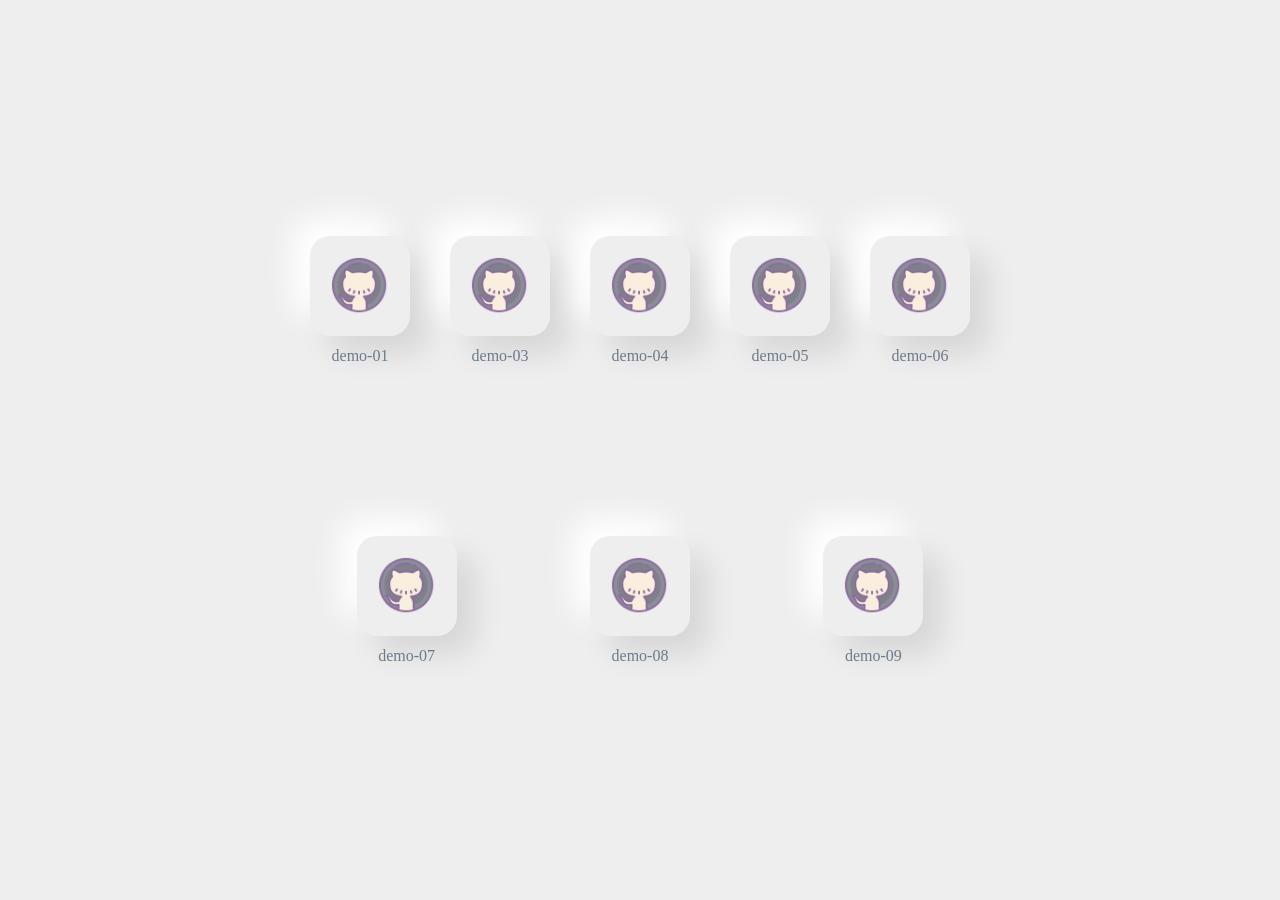
<file: index.html>
<!DOCTYPE html>
<html lang="en">
<head>
    <meta charset="UTF-8">
    <meta name="viewport" content="width=device-width, initial-scale=1.0">
    <link rel="shortcut icon" href="./icos/icons8-github-64.png" /> 
    <link rel="stylesheet" href="./style/style.css">
    <title>step</title>
</head>
<body>
    <div class="container" background="">
        <div class="box">
            <div class="img" onclick="window.open('demo-01/test.html')" >
                <img src="./icos/demo-01.png"/>
            </div>
            <p>demo-01</p>
        </div>

        <div class="box" onclick="window.open('demo-03/index.html')" >
            <div class="img" >
                <img src="./icos/demo-01.png"/>
            </div>
            <p>demo-03</p>
        </div>

        
        <div class="box">       
            <div class="img" onclick="window.open('demo-04/index.html')" >
                <img src="./icos/demo-01.png"/>
            </div>
            <p>demo-04</p>
        </div>

        <div class="box">       
            <div class="img" onclick="window.open('demo-05/index.html')" >
                <img src="./icos/demo-01.png"/>
            </div>
            <p>demo-05</p>
        </div>

        <div class="box">       
            <div class="img" onclick="window.open('demo-06/index.html')" >
                <img src="./icos/demo-01.png"/>
            </div>
            <p>demo-06</p>
        </div>
        <div class="box">       
            <div class="img" onclick="window.open('demo-07/index.html')" >
                <img src="./icos/demo-01.png"/>
            </div>
            <p>demo-07</p>
        </div>
        <div class="box">       
            <div class="img" onclick="window.open('demo-08/index.html')" >
                <img src="./icos/demo-01.png"/>
            </div>
            <p>demo-08</p>
        </div>

        <div class="box">       
            <div class="img" onclick="window.open('demo-09/index.html')" >
                <img src="./icos/demo-01.png"/>
            </div>
            <p>demo-09</p>
        </div>
    </div>
</body>
</html>
</file>
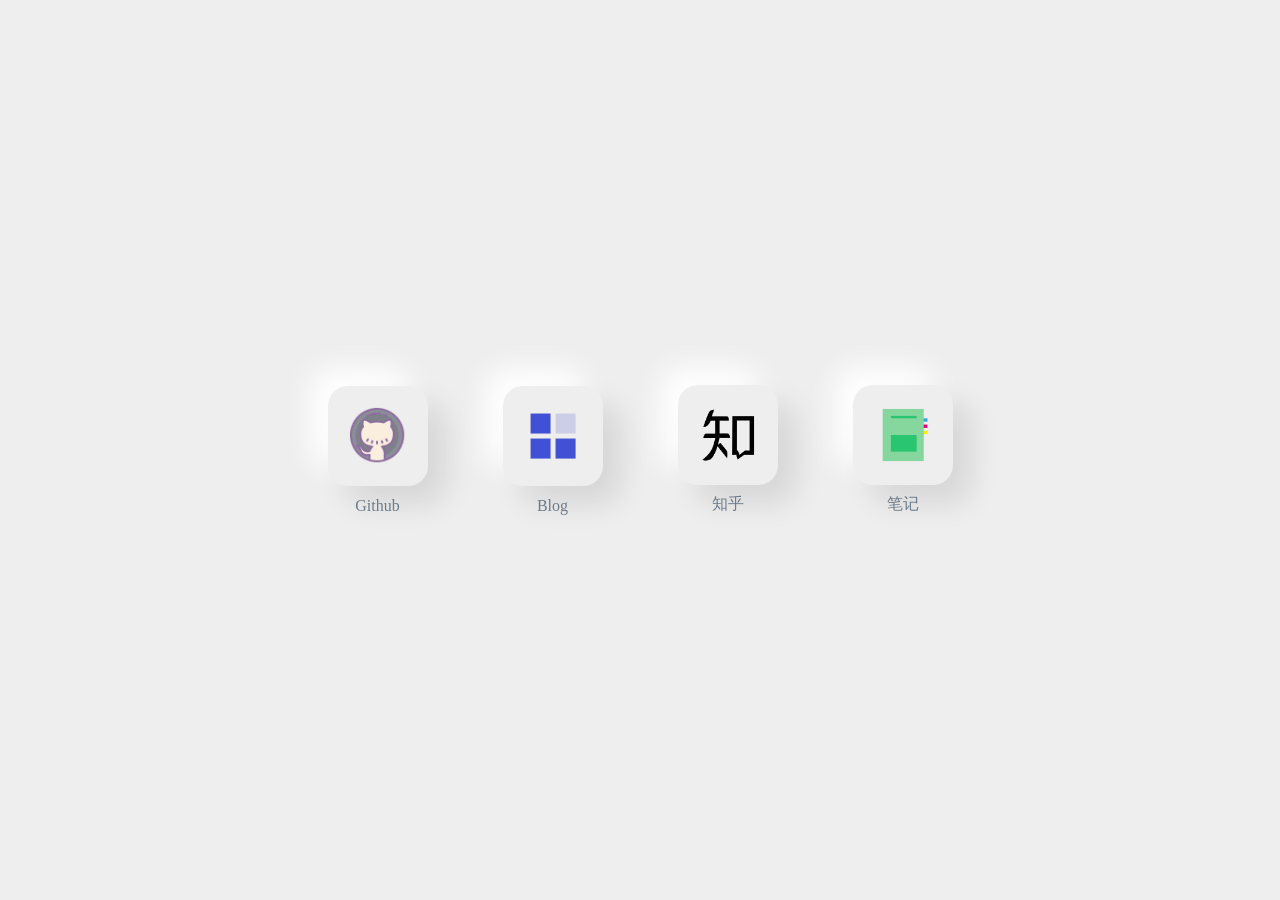
<file: demo-02/index.html>
<!DOCTYPE html>
<html lang="en">
<head>
    <meta charset="UTF-8">
    <meta name="viewport" content="width=device-width, initial-scale=1.0">
    <link rel="shortcut icon" href="./icos/icons8-github-64.png" /> 
    <link rel="stylesheet" href="./style/style.css">
    <title>step</title>
</head>
<body>
    <div class="container" background="">
        <div class="box">
            <div class="img" onclick="window.open('http://gitHub.com/weijiew')" >
                <img src="./icos/icons8-github-64.png"/>
            </div>
            <p>Github</p>
        </div>

        <div class="box" onclick="window.open('http://weijiew.com/step')" >
            <div class="img" >
                <img src="./icos/blog.png"/>
            </div>
            <p>Blog</p>
        </div>

        
        <div class="box">       
            <div class="img" onclick="window.open('https://www.zhihu.com/people/wei-jie-66-92')" >
                <img src="./icos/知乎.png"/>
            </div>
            <p>知乎</p>
        </div>

        <div class="box">
            <div class="img">
                <img src="./icos/笔记本.png"/>
            </div>
            <p>笔记</p>
        </div>
    </div>
</body>
</html>
</file>
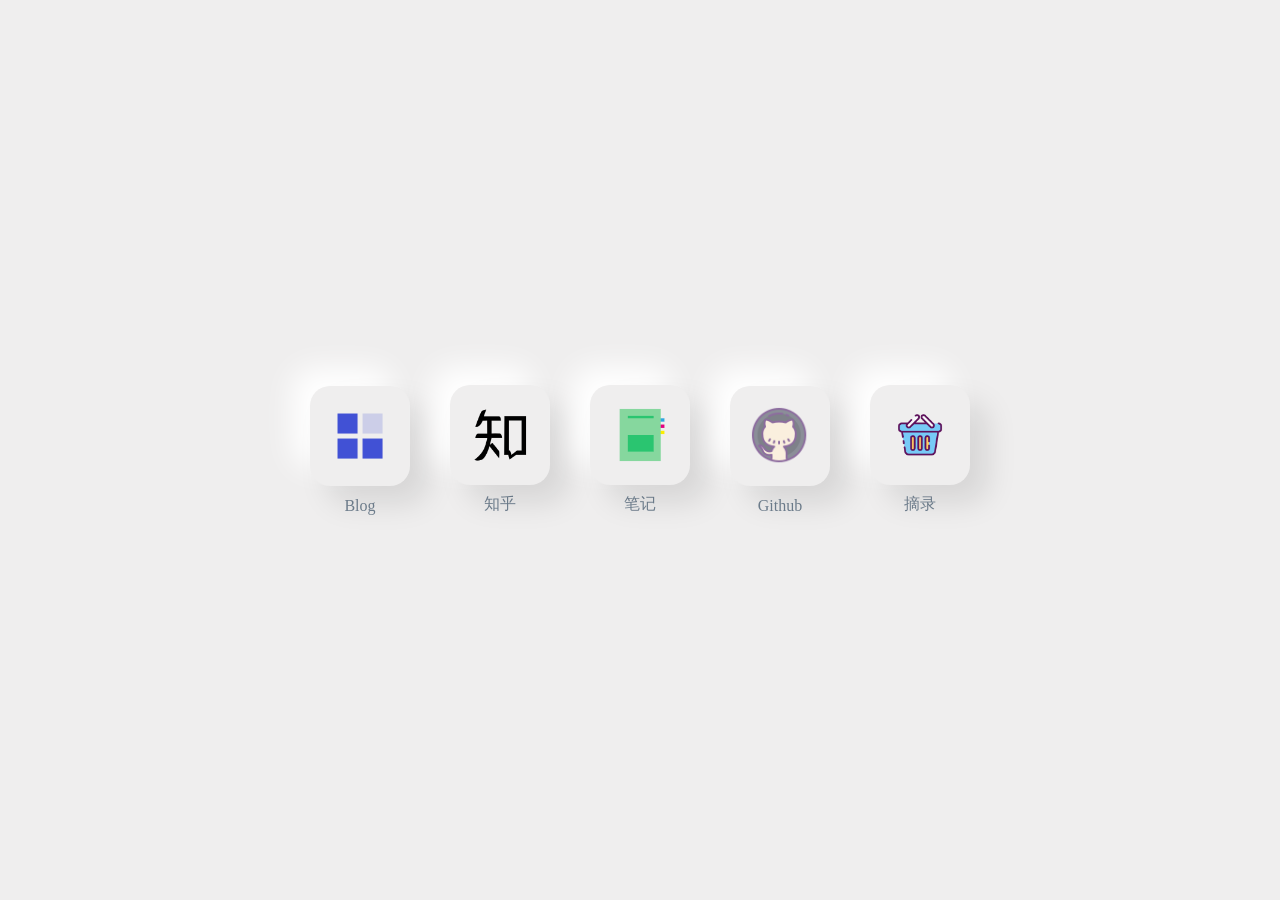
<file: demo-03/index.html>
<!DOCTYPE html>
<html lang="en">
<head>
    <meta charset="UTF-8">
    <meta name="viewport" content="width=device-width, initial-scale=1.0">
    <link rel="shortcut icon" href="./icos/icons8-github-64.png" /> 
    <link rel="stylesheet" href="./style/style.css">
    <title>step</title>
</head>
<body>
    <div class="container" background="">
        <div class="box" onclick="window.open('http://weijiew.com/step')" >
            <div class="img" >
                <img src="./icos/blog.png"/>
            </div>
            <p>Blog</p>
        </div>
        <div class="box">       
            <div class="img" onclick="window.open('https://www.zhihu.com/people/wei-jie-66-92')" >
                <img src="./icos/知乎.png"/>
            </div>
            <p>知乎</p>
        </div>
        <div class="box">
            <div class="img">
                <img src="./icos/笔记本.png"/>
            </div>
            <p>笔记</p>
        </div>
        <div class="box">
            <div class="img" onclick="window.open('http://gitHub.com/weijiew')" >
                <img src="./icos/icons8-github-64.png"/>
            </div>
            <p>Github</p>
        </div>
        <div class="box" onclick="window.open('http://weijiew.com/step/%E6%91%98%E5%BD%95/')">
            <div class="img">
                <img src="./icos/摘录.png"/>
            </div>
            <p>摘录</p>
        </div>
    </div>
</body>
</html>
</file>
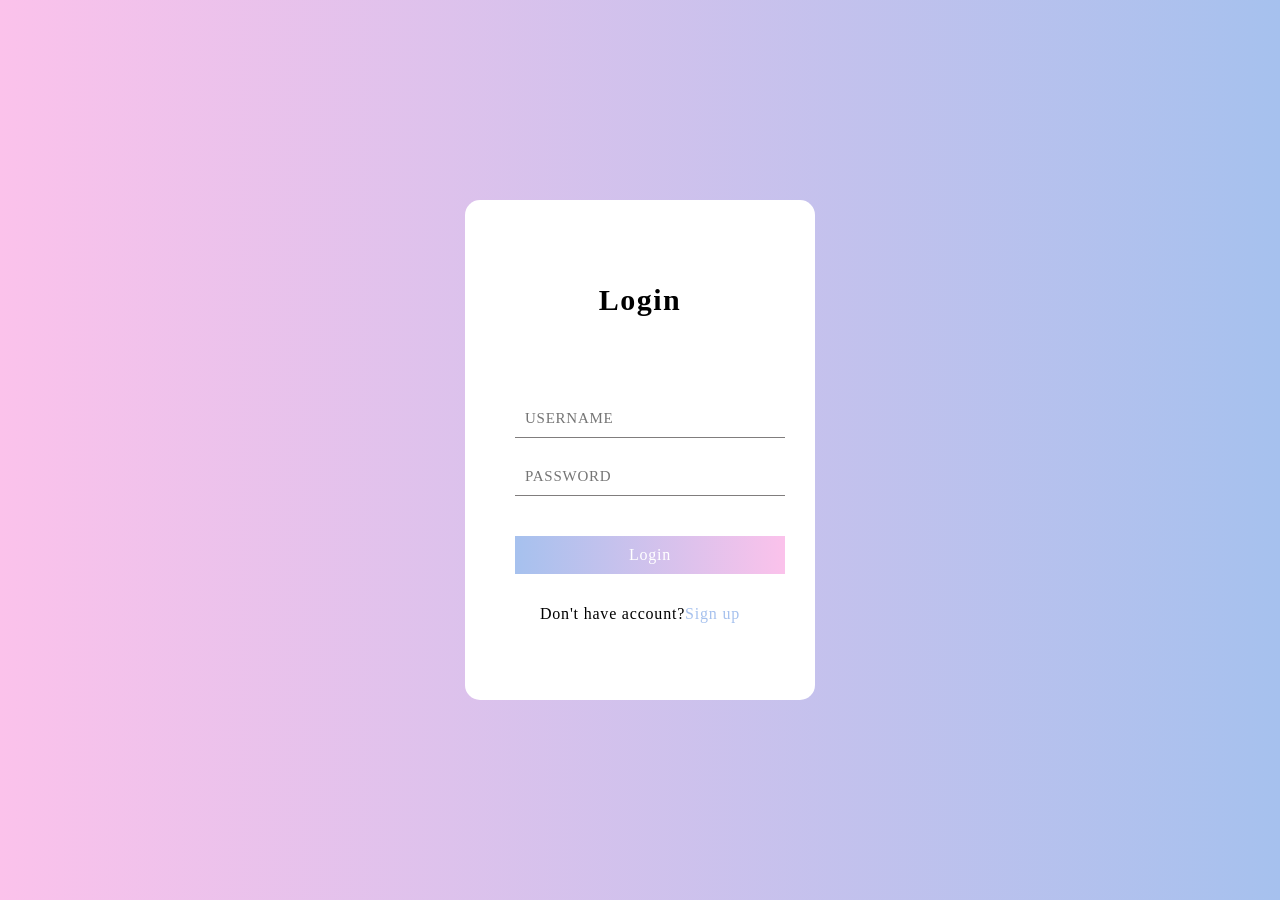
<file: demo-06/index.html>
<!DOCTYPE html>
<html lang="en">
<head>
    <meta charset="UTF-8">
    <meta name="viewport" content="width=device-width, initial-scale=1.0">
    <title>demo-05</title>
    <link rel="stylesheet" type="text/css" href="style.css">
</head>
<body>
   <div class="container">
       <div class="login-wrapper">
           <div class="header">Login</div>
           <div class="form-warpper">
               <input type="text" name="username" placeholder="username" class="input-item">
               <input type="password" name="password" placeholder="password" class="input-item">
               <div class="btn">Login</div>
           </div>
           <div class="msg">
               Don't have account?<a href="#">Sign up</a>
           </div>
       </div>
   </div> 
</body>
</html>
</file>
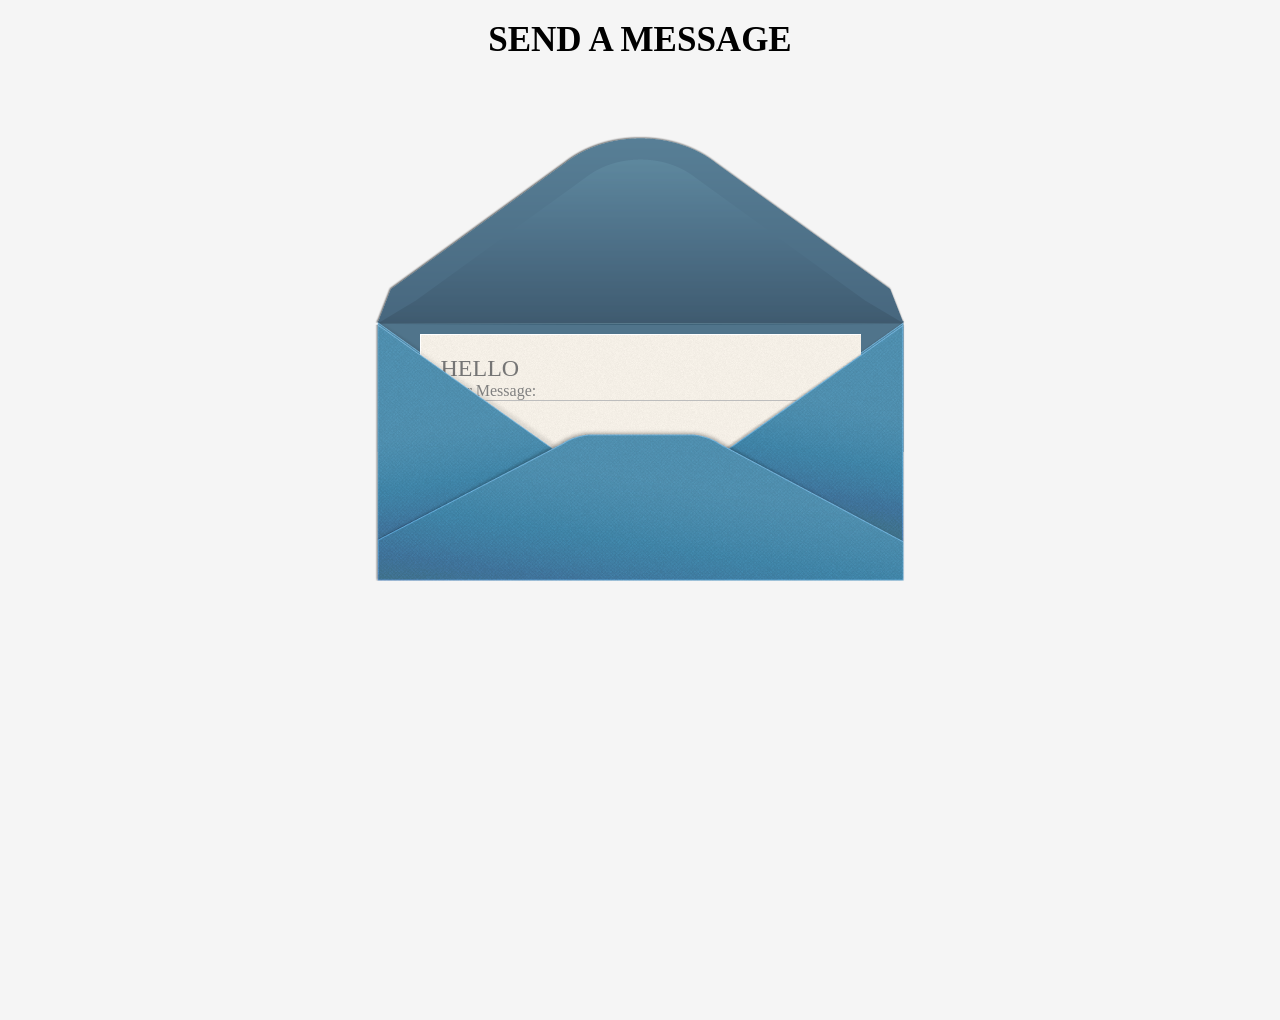
<file: demo-08/index.html>
<!DOCTYPE html>
<html lang="Zh-CN">
<head>
	<meta charset="utf-8">
    <title>13-SendMessage</title>
    <link rel="stylesheet" href="style.css">
  </head>
  <body>
	<div id="wrap">
		<h1>SEND A MESSAGE</h1>
		<br><br><br>
		<div id="form-wrap">
			<form>
				<p>HELLO</p>
				<label for="email">Your Message:</label>
				<textarea name="message" id="message" value="Your Message"></textarea>
				
				<p>BEST,</p>
				<label for="name">Name:</label>
				<input type="text" name="name" value="" id="name" />
				
				<label for="email">Email:</label>
				<input type="text" name="email" value="" id="email" />
				
				<input type="submit" name="submit" value="NOW, I SEND THANKS!" />
			</form>
		</div>
	</div>
  </body>
</html>
</file>
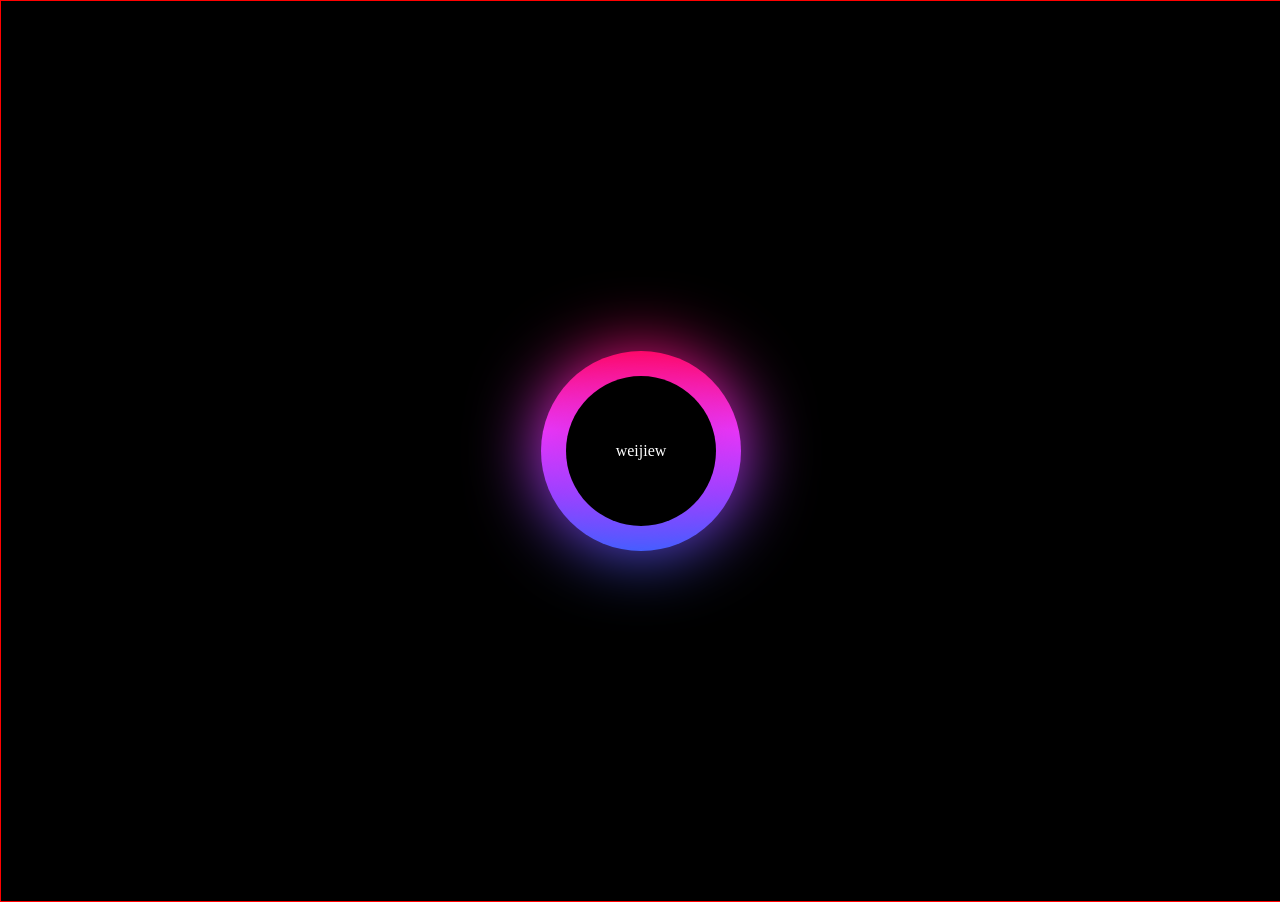
<file: demo-09/index.html>
<!DOCTYPE html>
<html lang="en">
<head>
    <meta charset="UTF-8">
    <meta name="viewport" content="width=device-width, initial-scale=1.0">
    <link rel="stylesheet" href="style.css">
    <title>demo-09</title>
</head>
<body>
    <div class="container">
        <div class="circle"></div>
        <span>weijiew</span>
    </div>
</body>
</html>
</file>
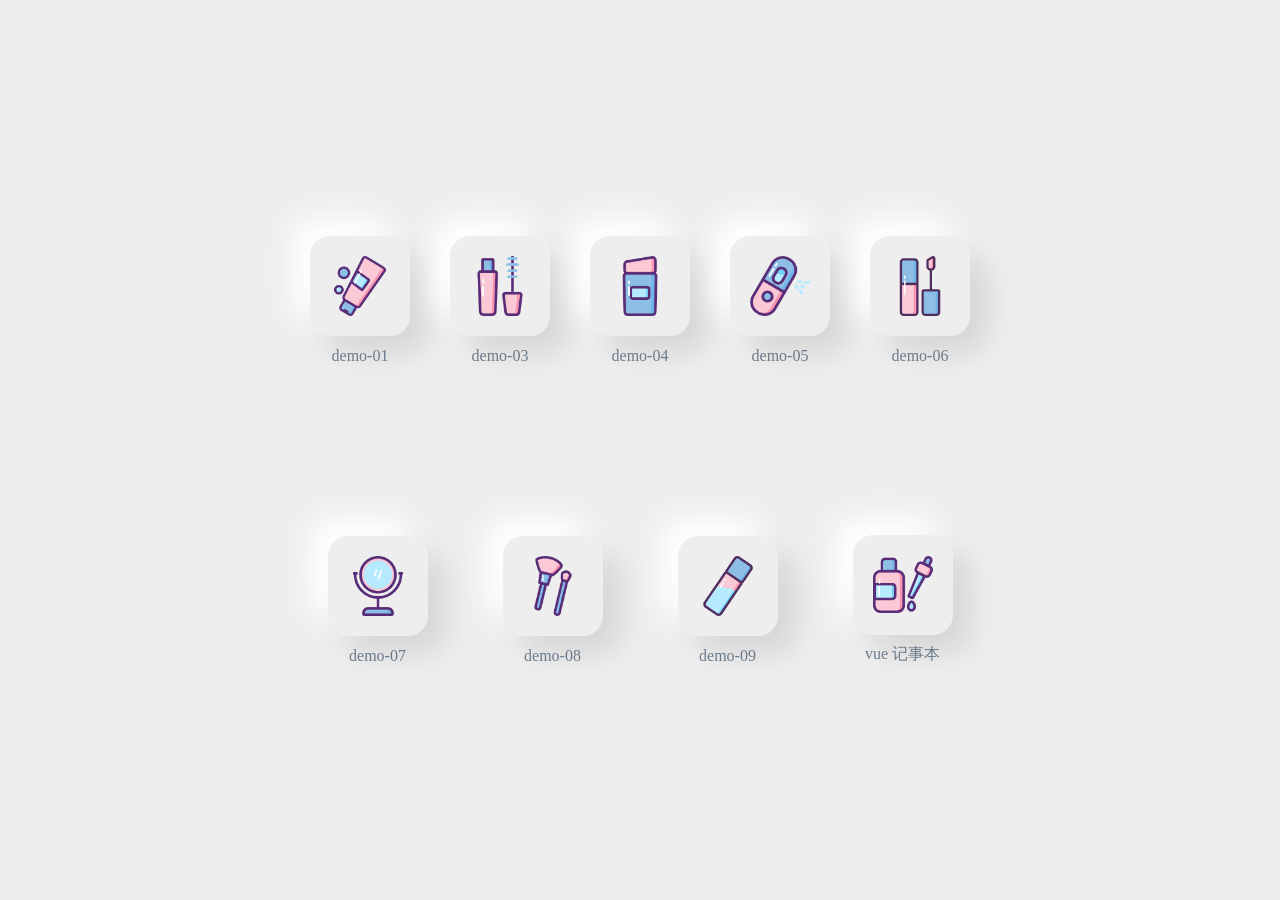
<file: docs/index.html>
<!DOCTYPE html>
<html lang="en">
<head>
    <meta charset="UTF-8">
    <meta name="viewport" content="width=device-width, initial-scale=1.0">
    <link rel="shortcut icon" href="./icos/icons8-github-64.png" /> 
    <link rel="stylesheet" href="./style/style.css">
    <title>step</title>
</head>
<body>
    <div class="container" background="">
        <div class="box">
            <div class="img" onclick="window.open('https://weijiew.com/web-step/demo-01/index.html')" >
                <img src="./icos/demo-01.png"/>
            </div>
            <p>demo-01</p>
        </div>

        <div class="box" onclick="window.open('https://weijiew.com/web-step/demo-03/index.html')" >
            <div class="img" >
                <img src="./icos/demo-03.png"/>
            </div>
            <p>demo-03</p>
        </div>

        
        <div class="box">       
            <div class="img" onclick="window.open('https://weijiew.com/web-step/demo-04/index.html')" >
                <img src="./icos/demo-04.png"/>
            </div>
            <p>demo-04</p>
        </div>

        <div class="box">       
            <div class="img" onclick="window.open('https://weijiew.com/web-step/demo-05/index.html')" >
                <img src="./icos/demo-05.png"/>
            </div>
            <p>demo-05</p>
        </div>

        <div class="box">       
            <div class="img" onclick="window.open('https://weijiew.com/web-step/demo-06/index.html')" >
                <img src="./icos/demo-06.png"/>
            </div>
            <p>demo-06</p>
        </div>
        <div class="box">       
            <div class="img" onclick="window.open('https://weijiew.com/web-step/demo-07/index.html')" >
                <img src="./icos/demo-07.png"/>
            </div>
            <p>demo-07</p>
        </div>
        <div class="box">       
            <div class="img" onclick="window.open('https://weijiew.com/web-step/demo-08/index.html')" >
                <img src="./icos/demo-08.png"/>
            </div>
            <p>demo-08</p>
        </div>

        <div class="box">       
            <div class="img" onclick="window.open('https://weijiew.com/web-step/demo-09/index.html')" >
                <img src="./icos/demo-09.png"/>
            </div>
            <p>demo-09</p>
        </div>

        <div class="box">       
            <div class="img" onclick="window.open('https://weijiew.com/web-step/demo-10/index.html')" >
                <img src="./icos/demo-10.png"/>
            </div>
            <p>vue 记事本</p>
        </div>
    </div>
</body>
</html>
</file>
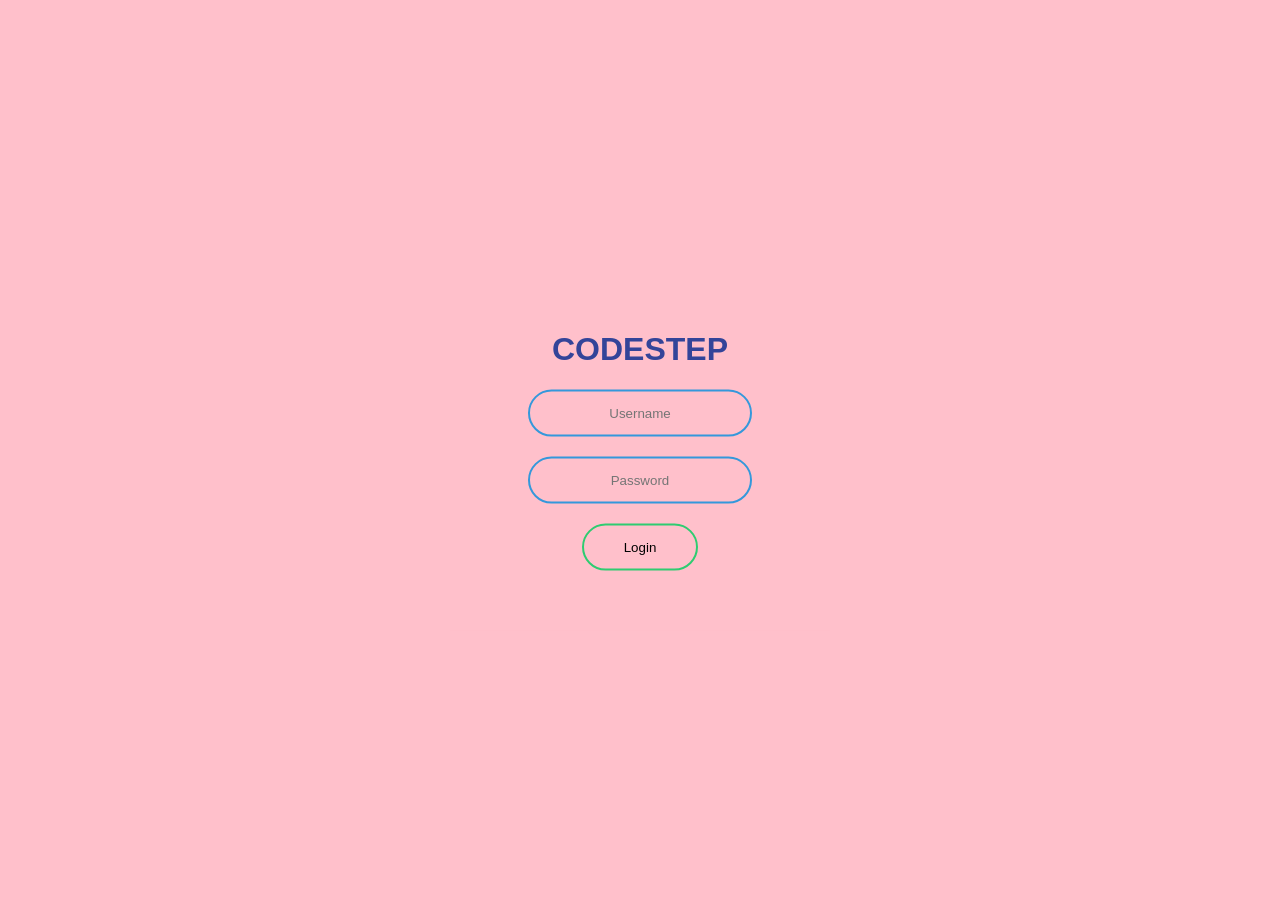
<file: docs/demo-01/index.html>
<!DOCTYPE html>
<html lang="en">
<head>
    <meta charset="UTF-8">
    <meta name="viewport" content="width=device-width, initial-scale=1.0">
    <title>公众号：codestep</title>
    <style>
        body {
            /* 设置边距，可以设置四个方向，分别是 上 右 下 左  */
            margin: 0; 
            /* 填充  也是可以设置四个方向，同上 */
            padding: 0;
            /* 设置字体风格 */
            font-family: sans-serif;
            /* 设置背景颜色 */
            background: pink;
        }
        .box {
            width: 300px;
            padding: 40px;
            /* 绝对定位，通过这个可以使元素放在页面的任何一个位置上 */
            position: absolute;
            /* 以下三行代码实现了块元素在百分比下居中 可以参考： https://www.cnblogs.com/knuzy/p/9993181.html */
            top: 50%;
            left: 50%;
            transform: translate(-50% , -50%);
            /* 设置登陆界面的背景颜色 */
            background-color: pink;
            /* 规定标签中元素属性为 text 的居中 */
            text-align: center;
        }

        .box h1 {
            color: #349;
            /* 控制文本大小写 */
            text-transform: uppercase;
            font-size: 500;
        }

        /* 选中输入账号密码的框框 */
        .box input[type="text"],
        .box input[type="password"] {
            border: 0;
            background: none;
            display: block;
            /* 第一个参数定上下 20px 第二个auto自动适配 */
            margin: 20px auto;
            /* 文本居中 */
            text-align: center;
            /* 设置边框大小和颜色 */
            border: 2px solid #3498db;
            /* 两个参数分别对应 高 和 宽 */
            padding: 14px 10px;
            /* 设置边框为宽 */
            width: 200px;
            /* 边框对应的属性分别有三个 https://www.w3school.com.cn/cssref/pr_outline.asp */
            outline: none;
            color: white;
            /* 边框的半径 更圆润*/
            border-radius: 24px;
            /* 设置动画的过渡时间 */
            transition: 0.25s;
        }

        /* 设置变化后的界面 */
        .box input[type="text"]:focus,
        .box input[type="password"]:focus {
            width: 280px;
            border-color: #2ecc71;
        }

        .box input[type="submit"] {
            border: 0;
            background: none;
            display: block;
            margin: 20px auto;
            text-align: center;
            border: 2px solid #2ecc71;
            padding: 14px 40px;
            outline: none;
            color: black;
            border-radius: 24px;
            transition: 0.25s;
        }

        .box input[type="submit"]:hover { 
            background: #2ecc71;
        }
        
    </style>
</head>
<body>
    <!-- 表格元素 相关属性可参考： https://developer.mozilla.org/zh-CN/docs/Web/HTML/Element/form  -->
    <from class="box" action = "login.html" method="post">
        <h1 >codestep</h1>
        <input type = "text" name = "" placeholder="Username" >
        <input type = "password" name = "" placeholder="Password">
        <input type="submit" value = "Login">
    </from>
</body>
</html>
</file>
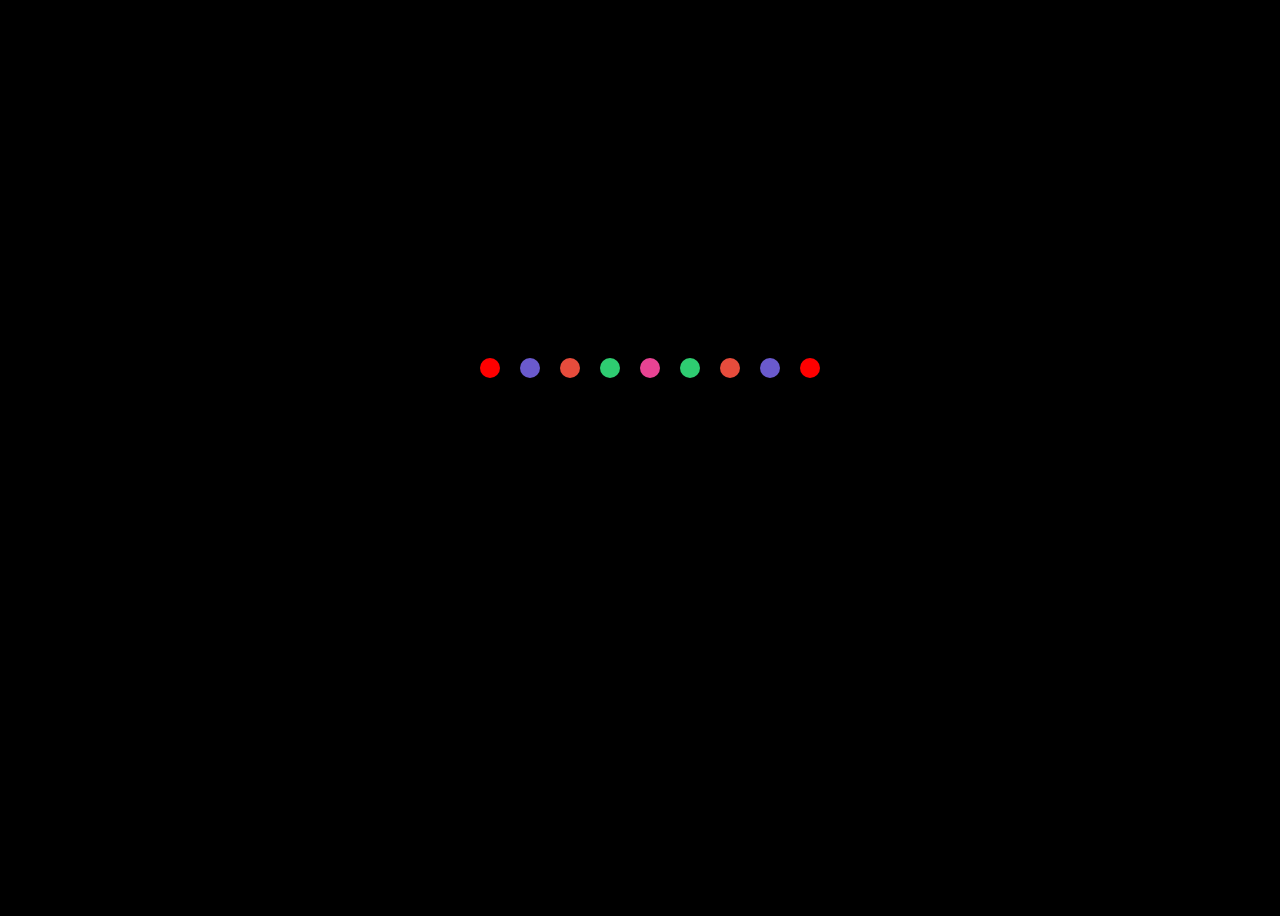
<file: docs/demo-05/index.html>
<!DOCTYPE html>
<html lang="en">
<head>
    <meta charset="UTF-8">
    <meta name="viewport" content="width=device-width, initial-scale=1.0">
    <title>demo-05</title>
    <link rel="stylesheet" href="style.css">
</head>
<body>
    <ul>
        <li></li> 
        <li></li>
        <li></li>
        <li></li>
        <li></li>
        <li></li>
        <li></li>
        <li></li>
        <li></li>
    </ul>
</body>
</html>
</file>
<file: style/style.css>
*{
    margin: 0;
    padding: 0;
}
body{
    width: 100%;
    height: 100vh;
    display: flex;
    justify-content: center;
    align-items: center;
    background-color: #efeeee;
}
.container{
    width: 700px;
    height: 600px;
    display: flex;
    justify-content: space-around;
    flex-wrap: wrap;
    align-items: center;
}
.container .box{
    display: flex;
    justify-content: space-around;
    flex-direction: column;
    align-items: center;
    align-content: center;
    width: 100px;
    height: 140px;
    margin: 20px;
}
.container .box .img{
    width: 100px;
    height: 100px;
    box-shadow: 18px 18px 30px rgba(0, 0, 0, 0.1),
    -18px -18px 30px rgba(255, 255, 255, 1);
    border-radius: 20px;
    display: flex;
    align-items: center;
    justify-content: center;
    background-color: #efeeee;
    transition: box-shadow .2s ease-out;
    position: relative;
}

.container .box .img  img{
    width: 60px;
    transition: width 0.2s ease-out;
}
.container .box p{
    color: slategrey;
}
.container .box .img:hover{
    box-shadow: 0px 0px 0px rgba(0, 0, 0, 0.2),
    0px 0px 0px rgba(255, 255, 255, 0.8),
    inset 18px 18px 30px rgba(0, 0, 0, 0.1),
    inset -18px -18px 30px rgba(255, 255, 255, 1);
    transition: box-shadow .2s ease-out;
}
.container .box .img:hover img{
    width: 58px;
    transition: width 0.2s ease-out;
}
</file>
<file: demo-02/style/style.css>
*{
    margin: 0;
    padding: 0;
}
body{
    width: 100%;
    height: 100vh;
    display: flex;
    justify-content: center;
    align-items: center;
    background-color: #efeeee;
}
.container{
    width: 700px;
    height: 600px;
    display: flex;
    justify-content: space-around;
    flex-wrap: wrap;
    align-items: center;
}
.container .box{
    display: flex;
    justify-content: space-around;
    flex-direction: column;
    align-items: center;
    align-content: center;
    width: 100px;
    height: 140px;
    margin: 20px;
}
.container .box .img{
    width: 100px;
    height: 100px;
    box-shadow: 18px 18px 30px rgba(0, 0, 0, 0.1),
    -18px -18px 30px rgba(255, 255, 255, 1);
    border-radius: 20px;
    display: flex;
    align-items: center;
    justify-content: center;
    background-color: #efeeee;
    transition: box-shadow .2s ease-out;
    position: relative;
}

.container .box .img  img{
    width: 60px;
    transition: width 0.2s ease-out;
}
.container .box p{
    color: slategrey;
}
.container .box .img:hover{
    box-shadow: 0px 0px 0px rgba(0, 0, 0, 0.2),
    0px 0px 0px rgba(255, 255, 255, 0.8),
    inset 18px 18px 30px rgba(0, 0, 0, 0.1),
    inset -18px -18px 30px rgba(255, 255, 255, 1);
    transition: box-shadow .2s ease-out;
}
.container .box .img:hover img{
    width: 58px;
    transition: width 0.2s ease-out;
}
</file>
<file: demo-03/style/style.css>
*{
    margin: 0;
    padding: 0;
    font-size: "Open Sans",sans-serif;
}
body{
    width: 100%;
    height: 100vh;
    display: flex;
    justify-content: center;
    align-items: center;
    background-color: #efeeee;
}
.container{
    width: 700px;
    height: 600px;
    display: flex;
    justify-content: space-around;
    flex-wrap: wrap;
    align-items: center;
}
.container .box{
    display: flex;
    justify-content: space-around;
    flex-direction: column;
    align-items: center;
    align-content: center;
    width: 100px;
    height: 140px;
    margin: 20px;
}

.container .title {
    width: 100px;
    height: 140px;
    margin: 20px;
}
.container .box .img{
    width: 100px;
    height: 100px;
    box-shadow: 18px 18px 30px rgba(0, 0, 0, 0.1),
    -18px -18px 30px rgba(255, 255, 255, 1);
    border-radius: 20px;
    display: flex;
    align-items: center;
    justify-content: center;
    background-color: #efeeee;
    transition: box-shadow .2s ease-out;
    position: relative;
}

.container .box .img  img{
    width: 60px;
    transition: width 0.2s ease-out;
}
.container .box p{
    color: slategrey;
}
.container .box .img:hover{
    box-shadow: 0px 0px 0px rgba(0, 0, 0, 0.2),
    0px 0px 0px rgba(255, 255, 255, 0.8),
    inset 18px 18px 30px rgba(0, 0, 0, 0.1),
    inset -18px -18px 30px rgba(255, 255, 255, 1);
    transition: box-shadow .2s ease-out;
}
.container .box .img:hover img{
    width: 58px;
    transition: width 0.2s ease-out;
}

.box:hover {
    animation:rubberBand 1s;
}
.text:hover {
    animation:rubberBand 1s;
}

@keyframes rubberBand {
    0% {
        transform: scale3d(1,1,1);
    }
    35% {
        transform: scale3d(1.25,.75,1);
    }
    45% {
        transform: scale3d(.75,1,1);
    }
    60% {
        transform: scale3d(1.2,.8,1);
    }
    75% {
        transform: scale3d(1.05,.95,1);
    }
    100% {
        transform: scale3d(1,1,1);
    }
}
</file>
<file: demo-06/style.css>
*{
    padding: 0;
    margin: 0;
    font-family: 'Open Sans Light';
    letter-spacing: .05em;
}

html{
    height: 100%;
}

body{
    height: 100%;
}

.container{
    height: 100%;
    background-image: linear-gradient(to right,#fbc2eb,#a6c1ee);
}

.login-wrapper{
    background-color: #fff;
    width: 250px;
    height: 500px;
    border-radius: 15px;
    padding: 0 50px;
    position: relative;
    left: 50%;
    top: 50%;
    transform: translate(-50%,-50%);
}

.login-wrapper .header{
    font-size: 30px;
    font-weight: bold;
    text-align: center;
    line-height: 200px;
}

.login-wrapper .form-warpper .input-item{
    display: block;
    width: 100%;
    margin-bottom: 20px;
    border: 0;
    padding: 10px;
    border-bottom: 1px solid rgb(128,125,125);
    font-size: 15px;
    outline: none;
}

.login-wrapper .form-warpper .input-item::placeholder{
    text-transform: uppercase;
}

.login-wrapper .form-warpper .btn{
    text-align: center;
    padding: 10px;
    width: 100%;
    margin-top: 40px;
    background-image: linear-gradient(to right,#a6c1ee,#fbc2eb);
    color:#fff;
}

.login-wrapper .msg{
    text-align: center;
    line-height: 80px;
}
.login-wrapper .msg a{
    text-decoration-line: none;
    color: #a6c1ee;
}
</file>
<file: demo-08/style.css>
body, div, h1, h2, form, fieldset, input, textarea, footer, p{
	margin: 0;
	padding: 0;
	border: 0;
	outline: none;
}
body{
	background: #F5F5F5;
	color: gray;
	font-family: tahoma;
}
p{
	font-family: tahoma;
	font-size: 24px;
	color: #757575;
}
#wrap{
	width: 530px;
	margin: 20px auto 0;
	height: 1000px;
}
h1{
	margin-bottom: 20px;
	text-align: center;
	font-size: 35px;
	font-family: tahoma;
	color: black;
}
#form-wrap{
	overflow: hidden;
	height: 447px;
	position: relative;
	top: 0px;
	transition: all 1s ease-in-out .3s;
}
#form-wrap:before{
	content: "";
	position: absolute;
	bottom: 128px;
	left: 0px;
	background: url('img/before.png');
	width: 530px;
	height: 317px;
}
#form-wrap:after{
	content: "";
	position: absolute;
	bottom: 0px;
	left: 0;
	background: url('img/after.png');
	width: 530px;
	height: 259px;
}
#form-wrap.hide:after,
#form-wrap.hide:before{
	display: none;
}
#form-wrap:hover{
	height: 777px;
	top: -200px;
}
form{
	background: url('img/letter_bg.png');
	position: relative;
	top: 200px;
	overflow: hidden;
	height: 200px;
	width: 400px;
	margin: 0px auto;
	padding: 20px;
	border: 1px solid white;
	border-right: 3px;
	transition: all 1s ease-in-out .3s;
}
#form-wrap:hover form{
	height: 530px;
}
lable{
	margin: 11px 20px 0 0;
	font-size: 15px;
	color: gray;
	text-transform: uppercase;
}
input[type=text], textarea{
	font: 14px normal uppercase, arial, serif;
	color: dimgray;
	background: none;
	width: 380px;
	height: 37px;
	padding: 0px 10px;
	margin: 0 0 10px 0;
	border: 1px solid #BDBDBD;
	border-radius: 5px;
}
textarea{
	height: 80px;
	padding-top: 14px;
}
textarea:focus,
input[type=text]:focus{
	background: url('img/letter_bg.png');
}
#form-wrap input[type=submit]{
	position: relative;
	font-family: tahoma;
	font-size: 24px;
	color: gray;
	width: 300px;
	text-align: center;
	opacity: 0;
	background: none;
	cursor: pointer;
	border-radius: 3px;
	transition: opacity 0.7s ease-in-out 0s;
}
#form-wrap:hover input[type=submit]{
	z-index: 1;
	opacity: 1;
	transition: opacity 0.5s ease-in-out 1.3s;
}
</file>
<file: demo-09/style.css>
* {
    margin: 0;
    padding: 0;
}
body {
    width: 100%;
    height: 100vh;
}
.container {
    position: relative;
    width: 100%;
    height: 100vh;
    display: flex;
    justify-content: center;
    align-items: center;
    background-color: #000;
    border: 1px solid red;
}
.circle {
    display: flex;
    justify-content: center;
    align-items: center;
    position: absolute;
    width: 200px;
    height: 200px;
    border-radius: 50%;
    background-image: linear-gradient(0deg,
    rgb(47,102,255),
    rgb(153,64,255) 30%,
    rgb(238,55,255) 60%,
    rgb(255,0,76) 100%);
    animation: rotate 1s linear infinite;
}
.circle::before {
    content: "";
    position: absolute;
    width: 200px;
    height: 200px;
    border-radius: 50%;
    background-image: linear-gradient(0deg,
    rgb(47,102,255),
    rgb(153,64,255) 30%,
    rgb(238,55,255) 60%,
    rgb(255,0,76) 100%);
    filter: blur(35px);
}
.circle::after {
    content: "";
    position: absolute;
    width: 150px;
    height: 150px;
    border-radius: 50%;
    background: #000;}
span {
    position: absolute;
    color: #fff;
}
@keyframes rotate {
    0% {
        transform: rotate(0deg);
    }   
    100% {
        transform: rotate(360deg);
    }
}
</file>
<file: docs/style/style.css>
*{
    margin: 0;
    padding: 0;
    font-size: "Open Sans",sans-serif;
}
body{
    width: 100%;
    height: 100vh;
    display: flex;
    justify-content: center;
    align-items: center;
    background-color: #efeeee;
}
.container{
    width: 700px;
    height: 600px;
    display: flex;
    justify-content: space-around;
    flex-wrap: wrap;
    align-items: center;
}
.container .box{
    display: flex;
    justify-content: space-around;
    flex-direction: column;
    align-items: center;
    align-content: center;
    width: 100px;
    height: 140px;
    margin: 20px;
}

.container .title {
    width: 100px;
    height: 140px;
    margin: 20px;
}
.container .box .img{
    width: 100px;
    height: 100px;
    box-shadow: 18px 18px 30px rgba(0, 0, 0, 0.1),
    -18px -18px 30px rgba(255, 255, 255, 1);
    border-radius: 20px;
    display: flex;
    align-items: center;
    justify-content: center;
    background-color: #efeeee;
    transition: box-shadow .2s ease-out;
    position: relative;
}

.container .box .img  img{
    width: 60px;
    transition: width 0.2s ease-out;
}
.container .box p{
    color: slategrey;
}
.container .box .img:hover{
    box-shadow: 0px 0px 0px rgba(0, 0, 0, 0.2),
    0px 0px 0px rgba(255, 255, 255, 0.8),
    inset 18px 18px 30px rgba(0, 0, 0, 0.1),
    inset -18px -18px 30px rgba(255, 255, 255, 1);
    transition: box-shadow .2s ease-out;
}
.container .box .img:hover img{
    width: 58px;
    transition: width 0.2s ease-out;
}

.box:hover {
    animation:rubberBand 1s;
}
.text:hover {
    animation:rubberBand 1s;
}

@keyframes rubberBand {
    0% {
        transform: scale3d(1,1,1);
    }
    35% {
        transform: scale3d(1.25,.75,1);
    }
    45% {
        transform: scale3d(.75,1,1);
    }
    60% {
        transform: scale3d(1.2,.8,1);
    }
    75% {
        transform: scale3d(1.05,.95,1);
    }
    100% {
        transform: scale3d(1,1,1);
    }
}
</file>
<file: docs/demo-05/style.css>
body {
    height: 100vh;
    background: #000;
    display: flex;
    justify-content: center;
    align-items: center;
}
ul {
    height: 200px;
    display: flex;
}
li {
    width: 20px;
    height: 20px;
    border-radius: 10px;
    background: red;
    margin-right: 20px;
    list-style: none;
}
li:nth-child(1) {
    background: red;
    animation: love1 4s 0s infinite;
}

li:nth-child(2) {
    background: slateblue;
    animation: love2 4s 0.2s infinite;
}
li:nth-child(3) {
    background: #e74c3c;
    animation: love3 4s 0.4s infinite;
}
li:nth-child(4) {
    background: #2ecc71;
    animation: love4 4s 0.6s infinite;
}
li:nth-child(5) {
    background: #e84393;
    animation: love5 4s 0.8s infinite;
}
li:nth-child(6) {
    background: #2ecc71;
    animation: love4 4s 1s infinite;
}
li:nth-child(7) {
    background: #e74c3c;
    animation: love3 4s 1.2s infinite;
}
li:nth-child(8) {
    background: slateblue;
    animation: love2 4s 1.4s infinite;
}
li:nth-child(9) {
    background: red;
    animation: love1 4s 1.6s infinite;
}

 @keyframes love1 {
    30%,50% {
        height: 60px;
        transform: translateY(-30px);
    }
    70%,100% {
        height: 0px;
        transform: translateY(0px);
    }
}

@keyframes love2 {
    30%,50% {
        height: 125px;
        transform: translateY(-60px);
    }
    70%,100% {
        height: 0px;
        transform: translateY(0px);
    }
}

@keyframes love3 {
    30%, 50% {
        height: 160px;
        transform: translateY(-75px);
    }
    70%, 100% {
        height: 0px;
        transform: translateY(0px);
    }
}

@keyframes love4 {
    30%, 50% {
        height: 180px;
        transform: translateY(-60px);
    }
    70%, 100% {
        height: 0px;
        transform: translateY(0px);
    }
}
@keyframes love5 {
    30%, 50% {
        height: 200px;
        transform: translateY(-45px);
    }
    70%, 100% {
        height: 0px;
        transform: translateY(0px);
    }
}
</file>
